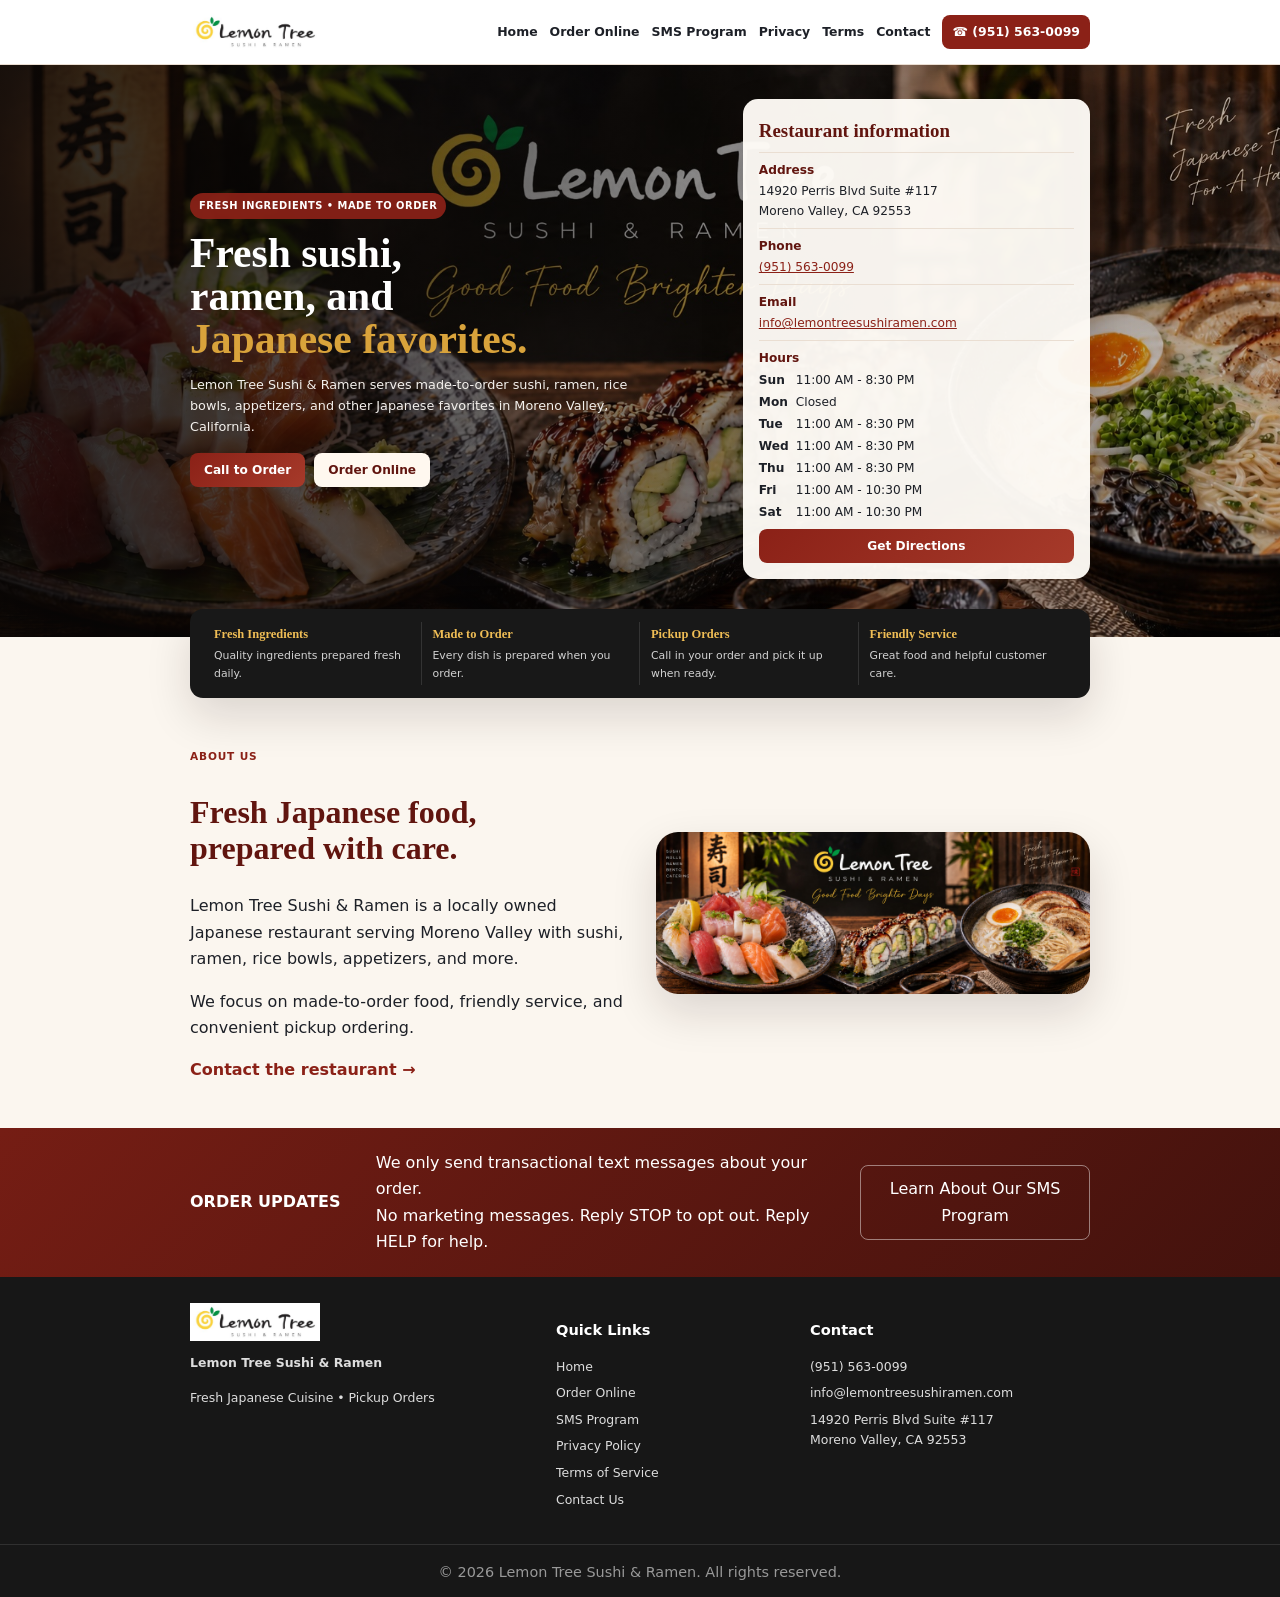
<file: index.html>
<!doctype html><html lang="en"><head><meta charset="utf-8"><meta name="viewport" content="width=device-width,initial-scale=1"><title>Lemon Tree Sushi & Ramen</title><meta name="description" content="Fresh sushi, ramen, and Japanese favorites."><link rel="stylesheet" href="styles.css"></head><body><header class="site-header"><div class="container nav">
<a class="brand" href="index.html" aria-label="Lemon Tree Sushi & Ramen home"><img class="brand-logo" src="logo.png" alt="Lemon Tree Sushi & Ramen"></a>
<button class="menu-toggle" aria-label="Toggle menu" onclick="document.body.classList.toggle('nav-open')">☰</button>
<nav class="nav-links"><a href="index.html">Home</a><a href="https://lemontreesushiramen.kwickmenu.com/" target="_blank" rel="noopener">Order Online</a><a href="sms-consent.html">SMS Program</a><a href="privacy.html">Privacy</a><a href="terms.html">Terms</a><a href="contact.html">Contact</a><a class="call-pill" href="tel:951563-0099">☎ (951) 563-0099</a></nav>
</div></header><main><section class="hero"><div class="hero-shade"></div><div class="container hero-grid"><div class="hero-copy"><span class="eyebrow">Fresh ingredients • Made to order</span><h1>Fresh sushi,<br>ramen, and<br><span>Japanese favorites.</span></h1><p>Lemon Tree Sushi & Ramen serves made-to-order sushi, ramen, rice bowls, appetizers, and other Japanese favorites in Moreno Valley, California.</p><div class="actions"><a class="btn primary" href="tel:951563-0099">Call to Order</a><a class="btn light" href="https://lemontreesushiramen.kwickmenu.com/" target="_blank" rel="noopener">Order Online</a></div></div><aside class="info-card"><h2>Restaurant information</h2><div class="info-row"><b>Address</b><span>14920 Perris Blvd Suite #117<br>Moreno Valley, CA 92553</span></div><div class="info-row"><b>Phone</b><span><a href="tel:951563-0099">(951) 563-0099</a></span></div><div class="info-row"><b>Email</b><span><a href="mailto:info@lemontreesushiramen.com">info@lemontreesushiramen.com</a></span></div><div class="info-row"><b>Hours</b><span class="hours-list"><span><b>Sun</b> 11:00 AM - 8:30 PM</span><span><b>Mon</b> Closed</span><span><b>Tue</b> 11:00 AM - 8:30 PM</span><span><b>Wed</b> 11:00 AM - 8:30 PM</span><span><b>Thu</b> 11:00 AM - 8:30 PM</span><span><b>Fri</b> 11:00 AM - 10:30 PM</span><span><b>Sat</b> 11:00 AM - 10:30 PM</span></span></div><a class="btn primary wide" href="https://www.google.com/maps/search/?api=1&query=14920+Perris+Blvd+Suite+117+Moreno+Valley+CA+92553" target="_blank">Get Directions</a></aside></div></section>
<div class="container feature-bar"><article><strong>Fresh Ingredients</strong><span>Quality ingredients prepared fresh daily.</span></article><article><strong>Made to Order</strong><span>Every dish is prepared when you order.</span></article><article><strong>Pickup Orders</strong><span>Call in your order and pick it up when ready.</span></article><article><strong>Friendly Service</strong><span>Great food and helpful customer care.</span></article></div>
<section class="section"><div class="container about-grid"><div><span class="kicker">About us</span><h2>Fresh Japanese food,<br>prepared with care.</h2><p>Lemon Tree Sushi & Ramen is a locally owned Japanese restaurant serving Moreno Valley with sushi, ramen, rice bowls, appetizers, and more.</p><p>We focus on made-to-order food, friendly service, and convenient pickup ordering.</p><a class="text-link" href="contact.html">Contact the restaurant →</a></div><img class="about-image" src="nigiri-ramen.jpg" alt="Nigiri sushi and ramen"></div></section></main><section class="sms-band"><div class="container sms-band-inner"><strong>ORDER UPDATES</strong><div>We only send transactional text messages about your order.<br>No marketing messages. Reply STOP to opt out. Reply HELP for help.</div><a href="sms-consent.html">Learn About Our SMS Program</a></div></section>
<footer class="site-footer">
  <div class="container footer-grid">
    <div class="footer-about">
      <img class="footer-logo" src="logo.png" alt="Lemon Tree Sushi & Ramen">
      <strong>Lemon Tree Sushi &amp; Ramen</strong>
      <p>Fresh Japanese Cuisine • Pickup Orders</p>
    </div>

    <div class="footer-links">
      <h3>Quick Links</h3>
      <a href="index.html">Home</a>
      <a href="https://lemontreesushiramen.kwickmenu.com/" target="_blank" rel="noopener">Order Online</a>
      <a href="sms-consent.html">SMS Program</a>
      <a href="privacy.html">Privacy Policy</a>
      <a href="terms.html">Terms of Service</a>
      <a href="contact.html">Contact Us</a>
    </div>

    <div class="footer-contact">
      <h3>Contact</h3>
      <p>
        <a href="tel:951563-0099">(951) 563-0099</a>
        <a href="mailto:info@lemontreesushiramen.com">info@lemontreesushiramen.com</a>
        14920 Perris Blvd Suite #117<br>
        Moreno Valley, CA 92553
      </p>
    </div>
  </div>

  <div class="copyright">
    © 2026 Lemon Tree Sushi &amp; Ramen. All rights reserved.
  </div>
</footer></body></html>
</file>
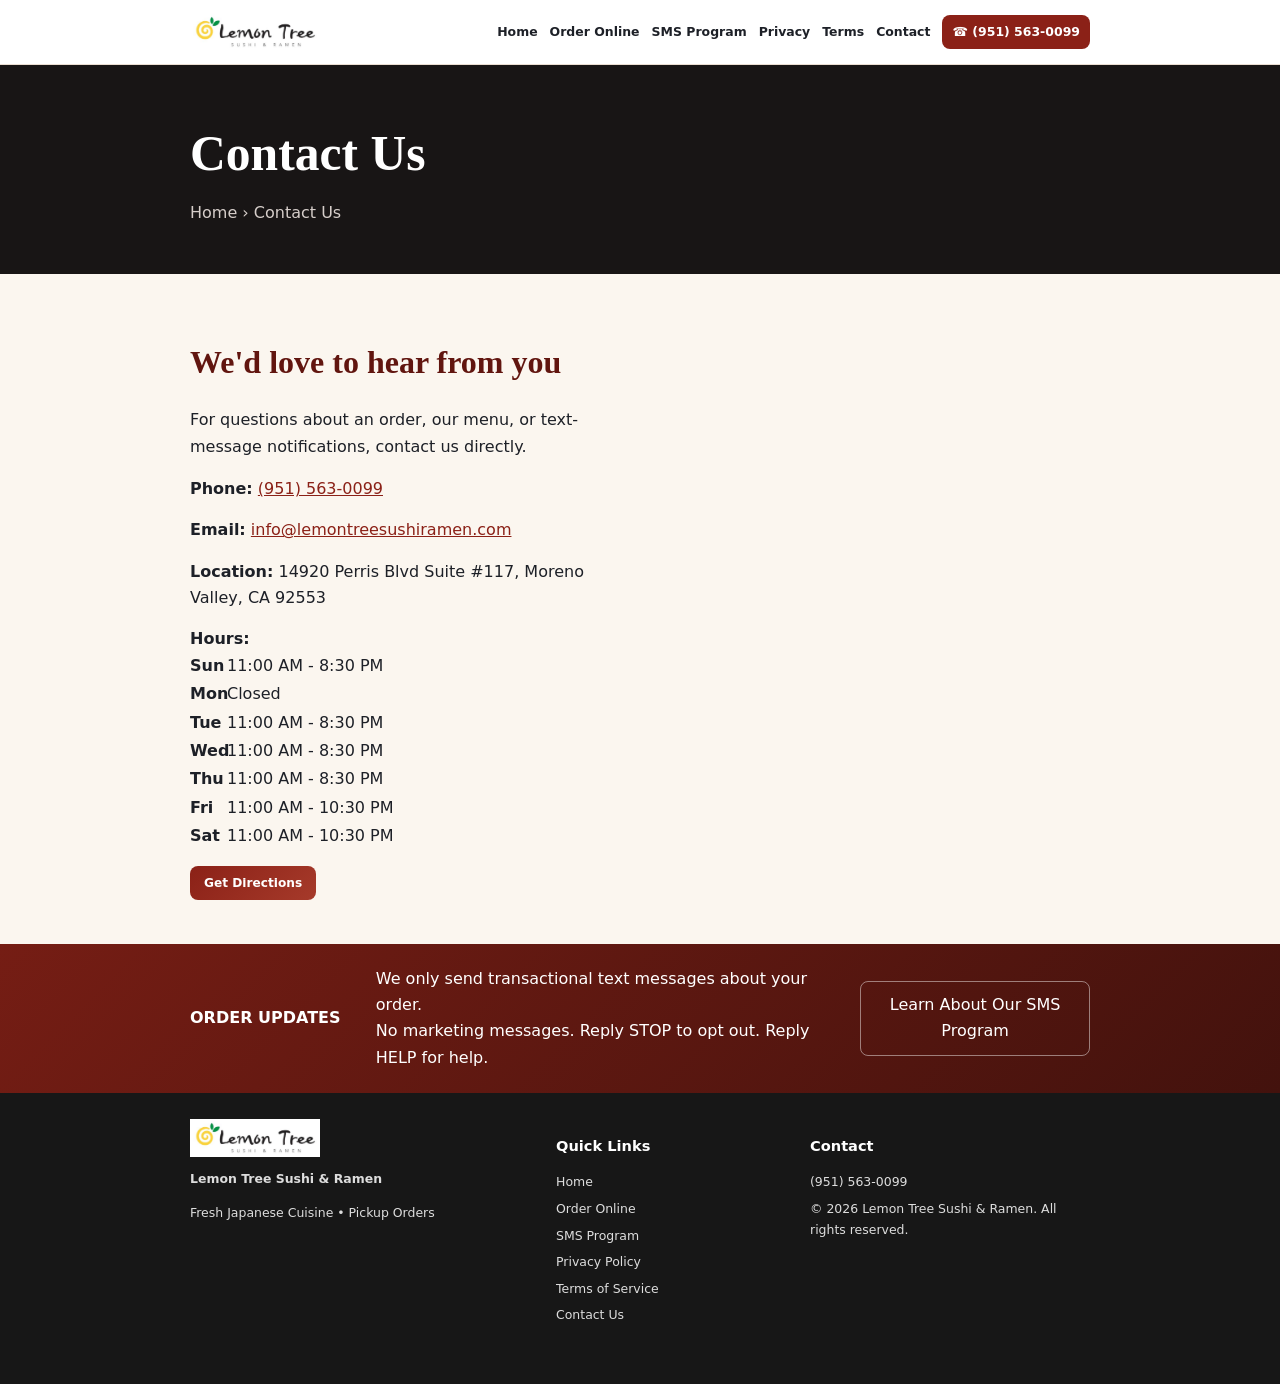
<file: contact.html>
<!doctype html><html lang="en"><head><meta charset="utf-8"><meta name="viewport" content="width=device-width,initial-scale=1"><title>Contact | Lemon Tree Sushi & Ramen</title><meta name="description" content="Contact Lemon Tree Sushi & Ramen."><link rel="stylesheet" href="styles.css"></head><body><header class="site-header"><div class="container nav">
<a class="brand" href="index.html" aria-label="Lemon Tree Sushi & Ramen home"><img class="brand-logo" src="logo.png" alt="Lemon Tree Sushi & Ramen"></a>
<button class="menu-toggle" aria-label="Toggle menu" onclick="document.body.classList.toggle('nav-open')">☰</button>
<nav class="nav-links"><a href="index.html">Home</a><a href="https://lemontreesushiramen.kwickmenu.com/" target="_blank" rel="noopener">Order Online</a><a href="sms-consent.html">SMS Program</a><a href="privacy.html">Privacy</a><a href="terms.html">Terms</a><a href="contact.html">Contact</a><a class="call-pill" href="tel:951563-0099">☎ (951) 563-0099</a></nav>
</div></header><main><section class="page-hero"><div class="container"><h1>Contact Us</h1><p>Home › Contact Us</p></div></section><section class="section"><div class="container contact-grid"><div><h2>We'd love to hear from you</h2><p>For questions about an order, our menu, or text-message notifications, contact us directly.</p><ul class="contact-list"><li><b>Phone:</b> <a href="tel:951563-0099">(951) 563-0099</a></li><li><b>Email:</b> <a href="mailto:info@lemontreesushiramen.com">info@lemontreesushiramen.com</a></li><li><b>Location:</b> 14920 Perris Blvd Suite #117, Moreno Valley, CA 92553</li><li><b>Hours:</b><br><span class="hours-list"><span><b>Sun</b> 11:00 AM - 8:30 PM</span><span><b>Mon</b> Closed</span><span><b>Tue</b> 11:00 AM - 8:30 PM</span><span><b>Wed</b> 11:00 AM - 8:30 PM</span><span><b>Thu</b> 11:00 AM - 8:30 PM</span><span><b>Fri</b> 11:00 AM - 10:30 PM</span><span><b>Sat</b> 11:00 AM - 10:30 PM</span></span></li></ul><a class="btn primary" href="https://www.google.com/maps/search/?api=1&query=14920+Perris+Blvd+Suite+117+Moreno+Valley+CA+92553" target="_blank">Get Directions</a></div></div></section></main><section class="sms-band"><div class="container sms-band-inner"><strong>ORDER UPDATES</strong><div>We only send transactional text messages about your order.<br>No marketing messages. Reply STOP to opt out. Reply HELP for help.</div><a href="sms-consent.html">Learn About Our SMS Program</a></div></section>
<footer class="site-footer">
  <div class="container footer-grid">
    <div class="footer-about">
      <img class="footer-logo" src="logo.png" alt="Lemon Tree Sushi & Ramen">
      <strong>Lemon Tree Sushi &amp; Ramen</strong>
      <p>Fresh Japanese Cuisine • Pickup Orders</p>
    </div>

    <div class="footer-links">
      <h3>Quick Links</h3>
      <a href="index.html">Home</a>
      <a href="https://lemontreesushiramen.kwickmenu.com/" target="_blank" rel="noopener">Order Online</a>
      <a href="sms-consent.html">SMS Program</a>
      <a href="privacy.html">Privacy Policy</a>
      <a href="terms.html">Terms of Service</a>
      <a href="contact.html">Contact Us</a>
    </div>

    <div class="footer-contact">
      <h3>Contact</h3>
      <p>
        <a href="tel:951563-0099">(951) 563-0099</a>
        <a href="mailto:info@lemontreesushiramen.com>info@lemontreesushiramen.com</a>
        14920 Perris Blvd Suite #117<br>
        Moreno Valley, CA 92553
      </p>
    </div>
  </div>

  <div class="copyright">
    © 2026 Lemon Tree Sushi &amp; Ramen. All rights reserved.
  </div>
</footer></body></html>
</file>
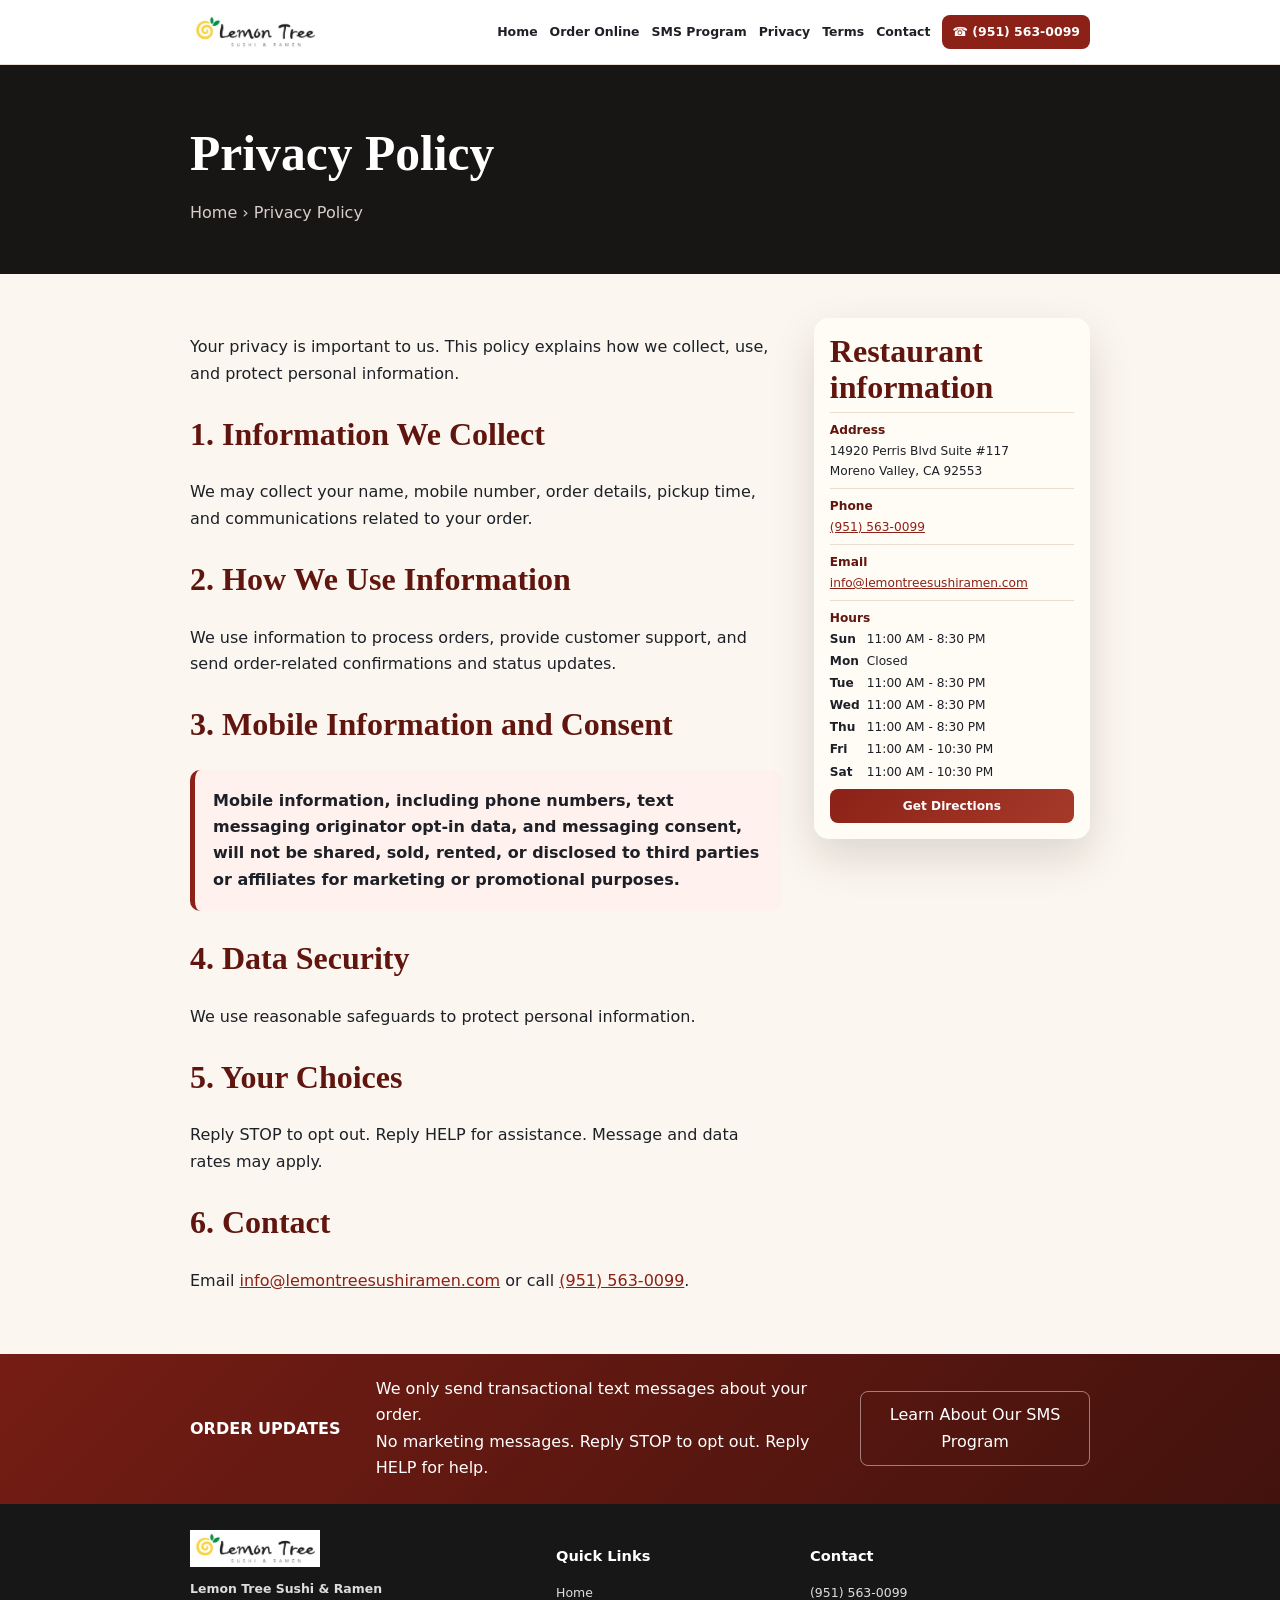
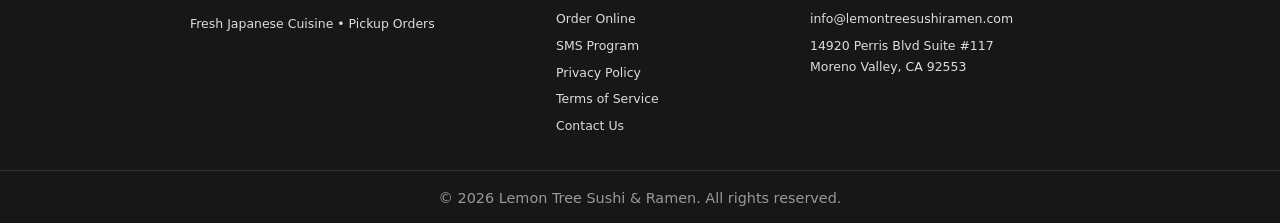
<file: privacy.html>
<!doctype html><html lang="en"><head><meta charset="utf-8"><meta name="viewport" content="width=device-width,initial-scale=1"><title>Privacy Policy | Lemon Tree Sushi & Ramen</title><meta name="description" content="Privacy policy and SMS protections."><link rel="stylesheet" href="styles.css"></head><body><header class="site-header"><div class="container nav">
<a class="brand" href="index.html" aria-label="Lemon Tree Sushi & Ramen home"><img class="brand-logo" src="logo.png" alt="Lemon Tree Sushi & Ramen"></a>
<button class="menu-toggle" aria-label="Toggle menu" onclick="document.body.classList.toggle('nav-open')">☰</button>
<nav class="nav-links"><a href="index.html">Home</a><a href="https://lemontreesushiramen.kwickmenu.com/" target="_blank" rel="noopener">Order Online</a><a href="sms-consent.html">SMS Program</a><a href="privacy.html">Privacy</a><a href="terms.html">Terms</a><a href="contact.html">Contact</a><a class="call-pill" href="tel:951563-0099">☎ (951) 563-0099</a></nav>
</div></header><main><section class="page-hero"><div class="container"><h1>Privacy Policy</h1><p>Home › Privacy Policy</p></div></section><section class="section"><div class="container content-grid"><article class="policy"><p>Your privacy is important to us. This policy explains how we collect, use, and protect personal information.</p><h2>1. Information We Collect</h2><p>We may collect your name, mobile number, order details, pickup time, and communications related to your order.</p><h2>2. How We Use Information</h2><p>We use information to process orders, provide customer support, and send order-related confirmations and status updates.</p><h2>3. Mobile Information and Consent</h2><div class="notice"><strong>Mobile information, including phone numbers, text messaging originator opt-in data, and messaging consent, will not be shared, sold, rented, or disclosed to third parties or affiliates for marketing or promotional purposes.</strong></div><h2>4. Data Security</h2><p>We use reasonable safeguards to protect personal information.</p><h2>5. Your Choices</h2><p>Reply STOP to opt out. Reply HELP for assistance. Message and data rates may apply.</p><h2>6. Contact</h2><p>Email <a href="mailto:info@lemontreesushiramen.com">info@lemontreesushiramen.com</a> or call <a href="tel:951563-0099">(951) 563-0099</a>.</p></article><aside class="info-card"><h2>Restaurant information</h2><div class="info-row"><b>Address</b><span>14920 Perris Blvd Suite #117<br>Moreno Valley, CA 92553</span></div><div class="info-row"><b>Phone</b><span><a href="tel:951563-0099">(951) 563-0099</a></span></div><div class="info-row"><b>Email</b><span><a href="mailto:info@lemontreesushiramen.com">info@lemontreesushiramen.com</a></span></div><div class="info-row"><b>Hours</b><span class="hours-list"><span><b>Sun</b> 11:00 AM - 8:30 PM</span><span><b>Mon</b> Closed</span><span><b>Tue</b> 11:00 AM - 8:30 PM</span><span><b>Wed</b> 11:00 AM - 8:30 PM</span><span><b>Thu</b> 11:00 AM - 8:30 PM</span><span><b>Fri</b> 11:00 AM - 10:30 PM</span><span><b>Sat</b> 11:00 AM - 10:30 PM</span></span></div><a class="btn primary wide" href="https://www.google.com/maps/search/?api=1&query=14920+Perris+Blvd+Suite+117+Moreno+Valley+CA+92553" target="_blank">Get Directions</a></aside></div></section></main><section class="sms-band"><div class="container sms-band-inner"><strong>ORDER UPDATES</strong><div>We only send transactional text messages about your order.<br>No marketing messages. Reply STOP to opt out. Reply HELP for help.</div><a href="sms-consent.html">Learn About Our SMS Program</a></div></section>
<footer class="site-footer">
  <div class="container footer-grid">
    <div class="footer-about">
      <img class="footer-logo" src="logo.png" alt="Lemon Tree Sushi & Ramen">
      <strong>Lemon Tree Sushi &amp; Ramen</strong>
      <p>Fresh Japanese Cuisine • Pickup Orders</p>
    </div>

    <div class="footer-links">
      <h3>Quick Links</h3>
      <a href="index.html">Home</a>
      <a href="https://lemontreesushiramen.kwickmenu.com/" target="_blank" rel="noopener">Order Online</a>
      <a href="sms-consent.html">SMS Program</a>
      <a href="privacy.html">Privacy Policy</a>
      <a href="terms.html">Terms of Service</a>
      <a href="contact.html">Contact Us</a>
    </div>

    <div class="footer-contact">
      <h3>Contact</h3>
      <p>
        <a href="tel:951563-0099">(951) 563-0099</a>
        <a href="mailto:info@lemontreesushiramen.com">info@lemontreesushiramen.com</a>
        14920 Perris Blvd Suite #117<br>
        Moreno Valley, CA 92553
      </p>
    </div>
  </div>

  <div class="copyright">
    © 2026 Lemon Tree Sushi &amp; Ramen. All rights reserved.
  </div>
</footer></body></html>
</file>
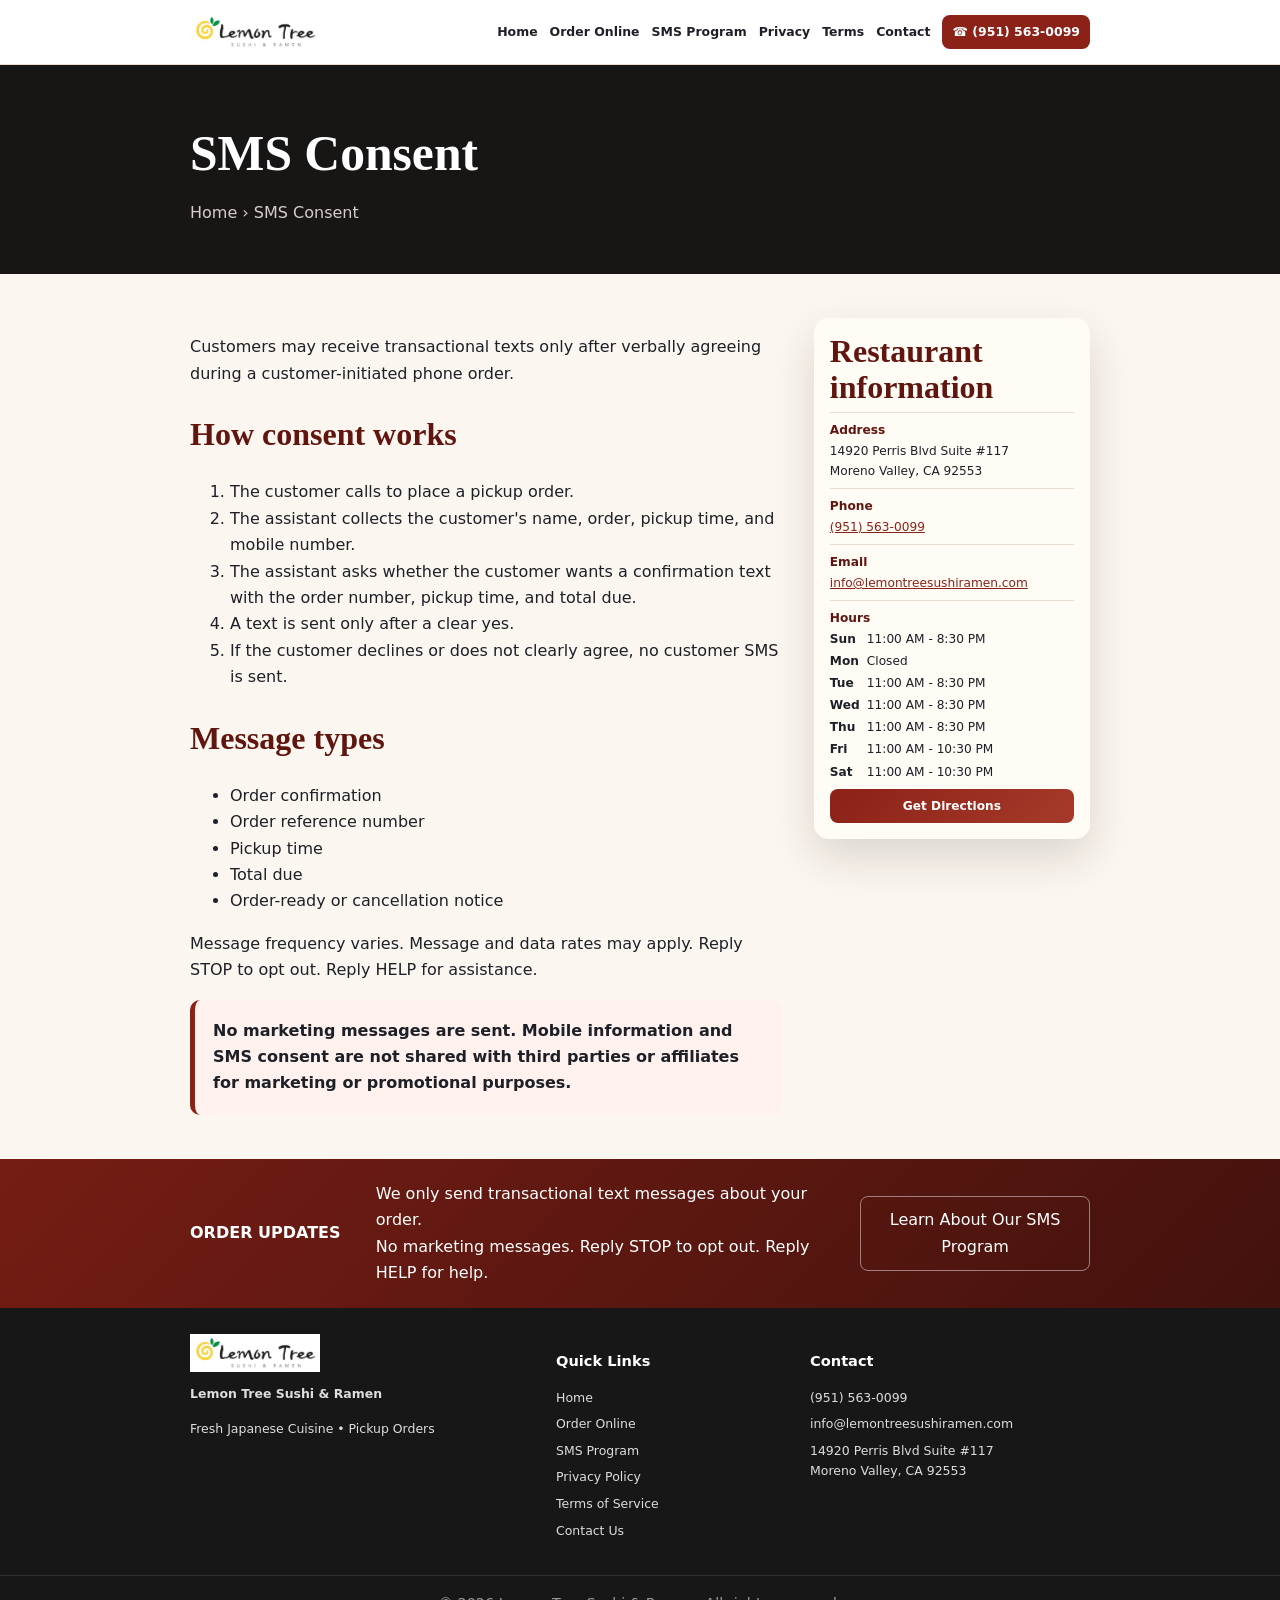
<file: sms-consent.html>
<!doctype html><html lang="en"><head><meta charset="utf-8"><meta name="viewport" content="width=device-width,initial-scale=1"><title>SMS Consent | Lemon Tree Sushi & Ramen</title><meta name="description" content="Verbal SMS consent flow."><link rel="stylesheet" href="styles.css"></head><body><header class="site-header"><div class="container nav">
<a class="brand" href="index.html" aria-label="Lemon Tree Sushi & Ramen home"><img class="brand-logo" src="logo.png" alt="Lemon Tree Sushi & Ramen"></a>
<button class="menu-toggle" aria-label="Toggle menu" onclick="document.body.classList.toggle('nav-open')">☰</button>
<nav class="nav-links"><a href="index.html">Home</a><a href="https://lemontreesushiramen.kwickmenu.com/" target="_blank" rel="noopener">Order Online</a><a href="sms-consent.html">SMS Program</a><a href="privacy.html">Privacy</a><a href="terms.html">Terms</a><a href="contact.html">Contact</a><a class="call-pill" href="tel:951563-0099">☎ (951) 563-0099</a></nav>
</div></header><main><section class="page-hero"><div class="container"><h1>SMS Consent</h1><p>Home › SMS Consent</p></div></section><section class="section"><div class="container content-grid"><article class="policy"><p>Customers may receive transactional texts only after verbally agreeing during a customer-initiated phone order.</p><h2>How consent works</h2><ol><li>The customer calls to place a pickup order.</li><li>The assistant collects the customer's name, order, pickup time, and mobile number.</li><li>The assistant asks whether the customer wants a confirmation text with the order number, pickup time, and total due.</li><li>A text is sent only after a clear yes.</li><li>If the customer declines or does not clearly agree, no customer SMS is sent.</li></ol><h2>Message types</h2><ul><li>Order confirmation</li><li>Order reference number</li><li>Pickup time</li><li>Total due</li><li>Order-ready or cancellation notice</li></ul><p>Message frequency varies. Message and data rates may apply. Reply STOP to opt out. Reply HELP for assistance.</p><div class="notice"><strong>No marketing messages are sent. Mobile information and SMS consent are not shared with third parties or affiliates for marketing or promotional purposes.</strong></div></article><aside class="info-card"><h2>Restaurant information</h2><div class="info-row"><b>Address</b><span>14920 Perris Blvd Suite #117<br>Moreno Valley, CA 92553</span></div><div class="info-row"><b>Phone</b><span><a href="tel:951563-0099">(951) 563-0099</a></span></div><div class="info-row"><b>Email</b><span><a href="mailto:info@lemontreesushiramen.com">info@lemontreesushiramen.com</a></span></div><div class="info-row"><b>Hours</b><span class="hours-list"><span><b>Sun</b> 11:00 AM - 8:30 PM</span><span><b>Mon</b> Closed</span><span><b>Tue</b> 11:00 AM - 8:30 PM</span><span><b>Wed</b> 11:00 AM - 8:30 PM</span><span><b>Thu</b> 11:00 AM - 8:30 PM</span><span><b>Fri</b> 11:00 AM - 10:30 PM</span><span><b>Sat</b> 11:00 AM - 10:30 PM</span></span></div><a class="btn primary wide" href="https://www.google.com/maps/search/?api=1&query=14920+Perris+Blvd+Suite+117+Moreno+Valley+CA+92553" target="_blank">Get Directions</a></aside></div></section></main><section class="sms-band"><div class="container sms-band-inner"><strong>ORDER UPDATES</strong><div>We only send transactional text messages about your order.<br>No marketing messages. Reply STOP to opt out. Reply HELP for help.</div><a href="sms-consent.html">Learn About Our SMS Program</a></div></section>
<footer class="site-footer">
  <div class="container footer-grid">
    <div class="footer-about">
      <img class="footer-logo" src="logo.png" alt="Lemon Tree Sushi & Ramen">
      <strong>Lemon Tree Sushi &amp; Ramen</strong>
      <p>Fresh Japanese Cuisine • Pickup Orders</p>
    </div>

    <div class="footer-links">
      <h3>Quick Links</h3>
      <a href="index.html">Home</a>
      <a href="https://lemontreesushiramen.kwickmenu.com/" target="_blank" rel="noopener">Order Online</a>
      <a href="sms-consent.html">SMS Program</a>
      <a href="privacy.html">Privacy Policy</a>
      <a href="terms.html">Terms of Service</a>
      <a href="contact.html">Contact Us</a>
    </div>

    <div class="footer-contact">
      <h3>Contact</h3>
      <p>
        <a href="tel:951563-0099">(951) 563-0099</a>
        <a href="mailto:info@lemontreesushiramen.com">info@lemontreesushiramen.com</a>
        14920 Perris Blvd Suite #117<br>
        Moreno Valley, CA 92553
      </p>
    </div>
  </div>

  <div class="copyright">
    © 2026 Lemon Tree Sushi &amp; Ramen. All rights reserved.
  </div>
</footer></body></html>
</file>
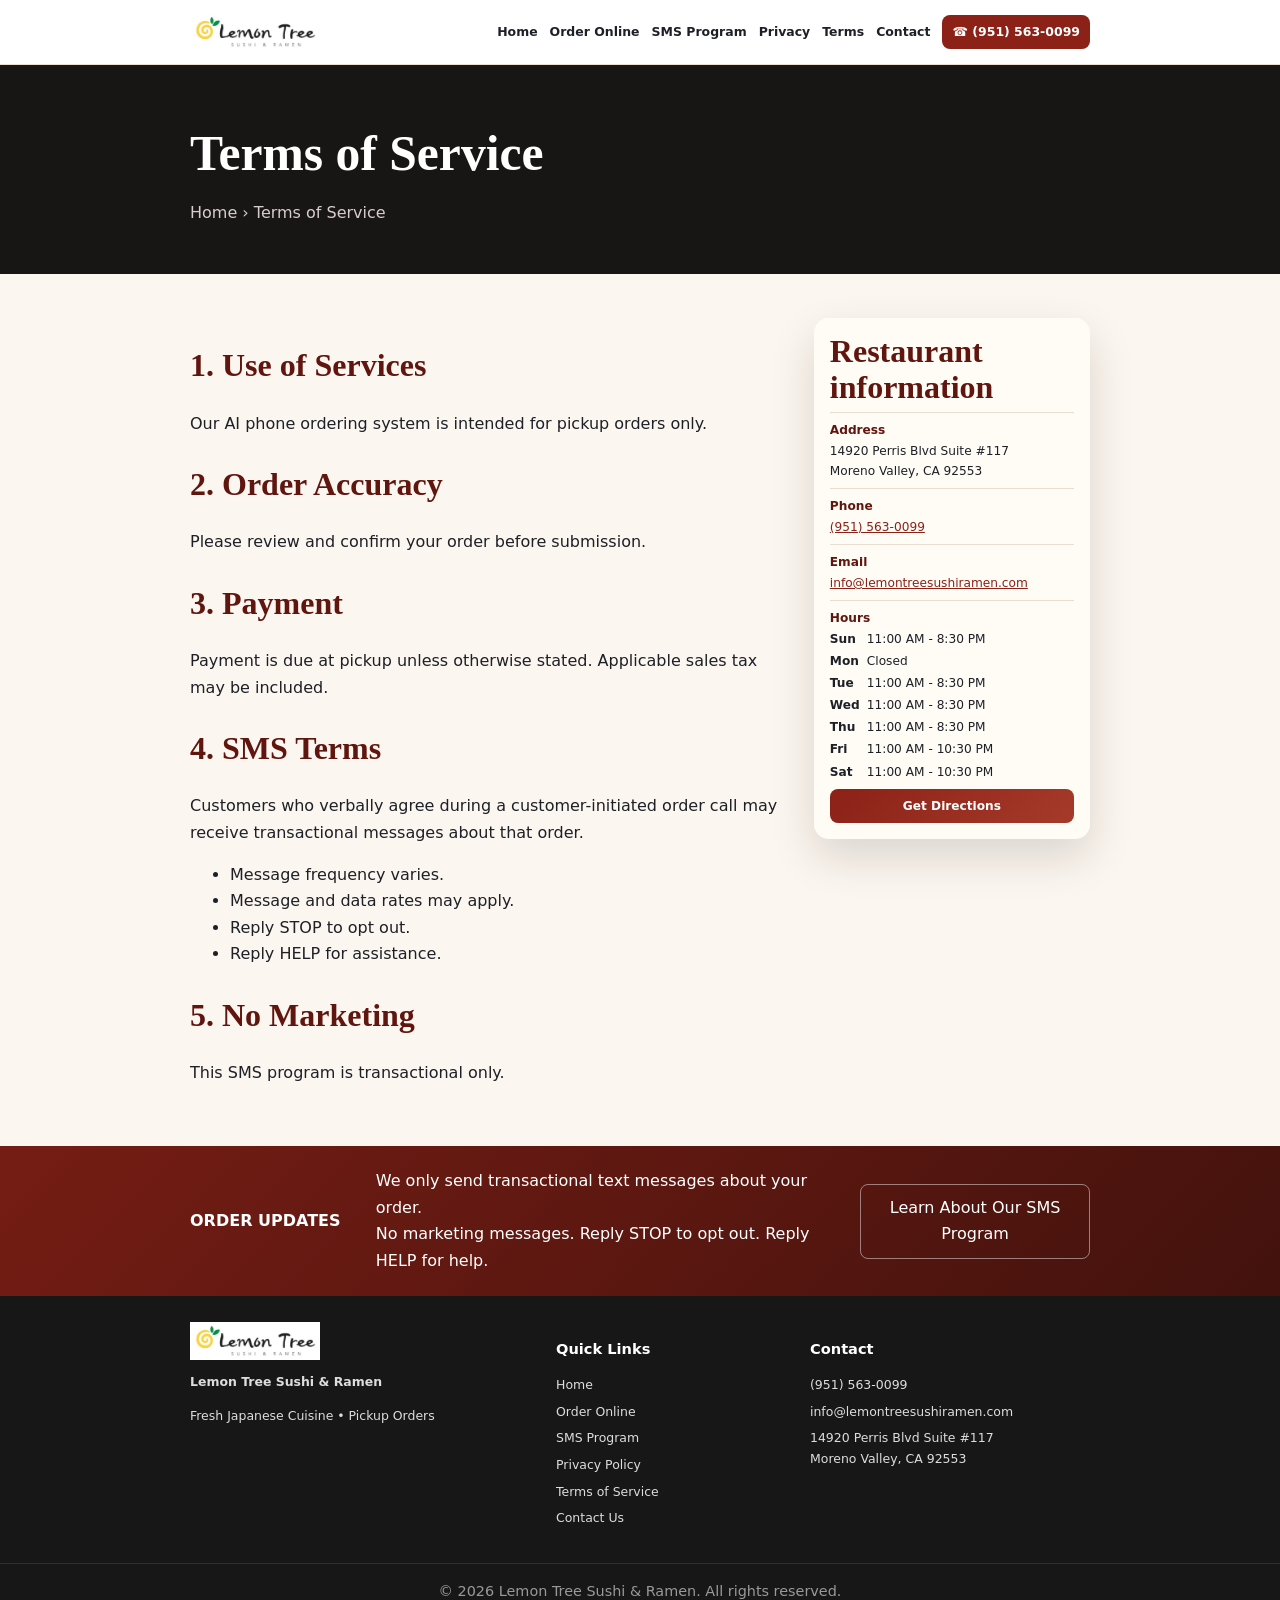
<file: terms.html>
<!doctype html><html lang="en"><head><meta charset="utf-8"><meta name="viewport" content="width=device-width,initial-scale=1"><title>Terms of Service | Lemon Tree Sushi & Ramen</title><meta name="description" content="Terms for pickup ordering and SMS."><link rel="stylesheet" href="styles.css"></head><body><header class="site-header"><div class="container nav">
<a class="brand" href="index.html" aria-label="Lemon Tree Sushi & Ramen home"><img class="brand-logo" src="logo.png" alt="Lemon Tree Sushi & Ramen"></a>
<button class="menu-toggle" aria-label="Toggle menu" onclick="document.body.classList.toggle('nav-open')">☰</button>
<nav class="nav-links"><a href="index.html">Home</a><a href="https://lemontreesushiramen.kwickmenu.com/" target="_blank" rel="noopener">Order Online</a><a href="sms-consent.html">SMS Program</a><a href="privacy.html">Privacy</a><a href="terms.html">Terms</a><a href="contact.html">Contact</a><a class="call-pill" href="tel:951563-0099">☎ (951) 563-0099</a></nav>
</div></header><main><section class="page-hero"><div class="container"><h1>Terms of Service</h1><p>Home › Terms of Service</p></div></section><section class="section"><div class="container content-grid"><article class="policy"><h2>1. Use of Services</h2><p>Our AI phone ordering system is intended for pickup orders only.</p><h2>2. Order Accuracy</h2><p>Please review and confirm your order before submission.</p><h2>3. Payment</h2><p>Payment is due at pickup unless otherwise stated. Applicable sales tax may be included.</p><h2>4. SMS Terms</h2><p>Customers who verbally agree during a customer-initiated order call may receive transactional messages about that order.</p><ul><li>Message frequency varies.</li><li>Message and data rates may apply.</li><li>Reply STOP to opt out.</li><li>Reply HELP for assistance.</li></ul><h2>5. No Marketing</h2><p>This SMS program is transactional only.</p></article><aside class="info-card"><h2>Restaurant information</h2><div class="info-row"><b>Address</b><span>14920 Perris Blvd Suite #117<br>Moreno Valley, CA 92553</span></div><div class="info-row"><b>Phone</b><span><a href="tel:951563-0099">(951) 563-0099</a></span></div><div class="info-row"><b>Email</b><span><a href="mailto:info@lemontreesushiramen.com">info@lemontreesushiramen.com</a></span></div><div class="info-row"><b>Hours</b><span class="hours-list"><span><b>Sun</b> 11:00 AM - 8:30 PM</span><span><b>Mon</b> Closed</span><span><b>Tue</b> 11:00 AM - 8:30 PM</span><span><b>Wed</b> 11:00 AM - 8:30 PM</span><span><b>Thu</b> 11:00 AM - 8:30 PM</span><span><b>Fri</b> 11:00 AM - 10:30 PM</span><span><b>Sat</b> 11:00 AM - 10:30 PM</span></span></div><a class="btn primary wide" href="https://www.google.com/maps/search/?api=1&query=14920+Perris+Blvd+Suite+117+Moreno+Valley+CA+92553" target="_blank">Get Directions</a></aside></div></section></main><section class="sms-band"><div class="container sms-band-inner"><strong>ORDER UPDATES</strong><div>We only send transactional text messages about your order.<br>No marketing messages. Reply STOP to opt out. Reply HELP for help.</div><a href="sms-consent.html">Learn About Our SMS Program</a></div></section>
<footer class="site-footer">
  <div class="container footer-grid">
    <div class="footer-about">
      <img class="footer-logo" src="logo.png" alt="Lemon Tree Sushi & Ramen">
      <strong>Lemon Tree Sushi &amp; Ramen</strong>
      <p>Fresh Japanese Cuisine • Pickup Orders</p>
    </div>

    <div class="footer-links">
      <h3>Quick Links</h3>
      <a href="index.html">Home</a>
      <a href="https://lemontreesushiramen.kwickmenu.com/" target="_blank" rel="noopener">Order Online</a>
      <a href="sms-consent.html">SMS Program</a>
      <a href="privacy.html">Privacy Policy</a>
      <a href="terms.html">Terms of Service</a>
      <a href="contact.html">Contact Us</a>
    </div>

    <div class="footer-contact">
      <h3>Contact</h3>
      <p>
        <a href="tel:951563-0099">(951) 563-0099</a>
        <a href="mailto:info@lemontreesushiramen.com">info@lemontreesushiramen.com</a>
        14920 Perris Blvd Suite #117<br>
        Moreno Valley, CA 92553
      </p>
    </div>
  </div>

  <div class="copyright">
    © 2026 Lemon Tree Sushi &amp; Ramen. All rights reserved.
  </div>
</footer></body></html>
</file>
<file: styles.css>
:root{--cream:#fbf6ef;--ink:#1d2027;--muted:#666d77;--wine:#8b2117;--wine2:#61150f;--gold:#d9a33b;--line:#eaded2;--shadow:0 18px 45px rgba(26,17,13,.14)}
*{box-sizing:border-box}html{scroll-behavior:smooth}body{margin:0;background:var(--cream);color:var(--ink);font-family:Inter,system-ui,-apple-system,"Segoe UI",sans-serif;line-height:1.65}a{color:var(--wine)}.container{width:min(900px,calc(100% - 48px));margin:auto}
.site-header{position:sticky;top:0;z-index:30;background:rgba(255,255,255,.97);border-bottom:1px solid var(--line);backdrop-filter:blur(10px)}.nav{min-height:64px;display:flex;align-items:center;justify-content:space-between;gap:14px}.brand{display:flex;align-items:center;text-decoration:none;color:var(--ink);flex-shrink:0}.brand-logo{display:block;width:130px;max-width:22vw;height:auto}.brand-mark,.footer-brand{width:46px;height:46px;border-radius:50%;display:grid;place-items:center;background:linear-gradient(135deg,var(--wine),var(--wine2));color:white;font-family:Georgia,serif;font-weight:800}.brand-text{display:grid}.brand-text strong{font-family:Georgia,serif;font-size:1.3rem}.brand-text small{color:var(--muted)}.nav-links{display:flex;align-items:center;gap:12px;white-space:nowrap;flex-wrap:nowrap}.nav-links>a{text-decoration:none;color:var(--ink);font-weight:750;white-space:nowrap;font-size:.78rem}.call-pill{background:var(--wine);color:white!important;padding:7px 10px;border-radius:8px;white-space:nowrap}.menu-toggle{display:none;background:none;border:0;font-size:1.25rem}
.hero{position:relative;min-height:400px;background:url('sushi-ramen.jpg') center/cover no-repeat;color:#fff}.hero-shade{position:absolute;inset:0;background:linear-gradient(90deg,rgba(8,6,5,.88),rgba(8,6,5,.45) 58%,rgba(8,6,5,.22))}.hero-grid{position:relative;z-index:1;display:grid;grid-template-columns:1.08fr .72fr;gap:32px;align-items:center;padding:34px 0 58px}.hero-copy{max-width:470px}.eyebrow{display:inline-block;background:rgba(139,33,23,.92);padding:5px 9px;border-radius:999px;font-weight:800;text-transform:uppercase;font-size:.62rem;letter-spacing:.05em}.hero h1{font-family:Georgia,serif;font-size:clamp(2.25rem,3.25vw,3.35rem);line-height:1.03;margin:13px 0}.hero h1 span{color:var(--gold)}.hero-copy p{font-size:.80rem;max-width:455px;color:#f4f1ed}.actions{display:flex;gap:9px;flex-wrap:wrap;margin-top:16px}.btn{display:inline-flex;justify-content:center;align-items:center;min-height:34px;padding:0 14px;border:0;border-radius:8px;text-decoration:none;font-weight:800;cursor:pointer;font-size:.76rem}.btn.primary{background:linear-gradient(135deg,var(--wine),#a63a2a);color:#fff}.btn.light{background:#fff8ef;color:var(--wine2)}.btn.wide{width:100%}.info-card{background:rgba(255,252,247,.96);color:var(--ink);border-radius:15px;padding:16px;box-shadow:var(--shadow);font-size:.76rem}.info-card h2{font-family:Georgia,serif;color:var(--wine2);margin:0 0 6px;font-size:1.18rem}.info-row{border-top:1px solid var(--line);padding:7px 0;display:grid;gap:1px}.info-row b{color:var(--wine2)}.hours-list{display:grid;gap:2px;width:100%}.hours-list>span{display:grid;grid-template-columns:34px 1fr;column-gap:3px;align-items:start;white-space:nowrap}.hours-list>span>b{display:block;color:var(--ink)}
.feature-bar{position:relative;margin-top:-28px;z-index:5;background:#181818;color:white;border-radius:13px;padding:13px;display:grid;grid-template-columns:repeat(4,1fr);box-shadow:var(--shadow)}.feature-bar article{padding:2px 11px;border-right:1px solid #333}.feature-bar article:last-child{border:0}.feature-bar strong{display:block;color:#efbd55;font-family:Georgia,serif;font-size:.78rem}.feature-bar span{display:block;color:#d2d2d2;font-size:.68rem;margin-top:3px}
.section{padding:44px 0}.about-grid,.content-grid,.contact-grid{display:grid;grid-template-columns:1fr 1fr;gap:32px;align-items:center}.about-image{width:100%;border-radius:22px;box-shadow:var(--shadow)}.kicker{color:var(--wine);text-transform:uppercase;font-weight:800;letter-spacing:.08em;font-size:.66rem}.section h2,.policy h2{font-family:Georgia,serif;color:var(--wine2)}.section h2{font-size:clamp(1.6rem,2.5vw,2.25rem);line-height:1.12}.text-link{font-weight:800;text-decoration:none}
.page-hero{padding:48px 0;background:#181515;color:#fff}.page-hero h1{font-family:Georgia,serif;font-size:3.1rem;margin:0}.page-hero p{margin:5px 0 0;color:#d6ceca}.content-grid{align-items:start;grid-template-columns:1.5fr .7fr}.policy h2{margin-top:30px}.notice{border-left:5px solid var(--wine);background:#fff1ee;padding:18px;border-radius:10px}.contact-grid{align-items:start}.contact-list{list-style:none;padding:0}.contact-list li{margin:15px 0}.contact-card{background:white;border-radius:18px;padding:28px;box-shadow:var(--shadow)}.contact-card label{display:grid;gap:6px;margin-bottom:16px;font-weight:700}.contact-card input,.contact-card textarea{width:100%;padding:12px;border:1px solid var(--line);border-radius:8px;font:inherit}
.sms-band{background:linear-gradient(135deg,#751d14,#43120d);color:white;padding:22px 0}.sms-band-inner{display:grid;grid-template-columns:.7fr 2fr 1fr;gap:25px;align-items:center}.sms-band a{border:1px solid rgba(255,255,255,.45);padding:10px 16px;border-radius:8px;text-decoration:none;color:white;text-align:center}.site-footer{background:#171717;color:#ddd;padding:26px 0 12px;font-size:.78rem}.footer-grid{display:grid;grid-template-columns:1.2fr .8fr 1fr;gap:30px}.site-footer h3{color:white}.site-footer a{color:#ddd;text-decoration:none;display:block;margin:5px 0}.copyright{text-align:center;border-top:1px solid #303030;margin-top:28px;padding-top:16px;color:#999;font-size:.9rem}
@media(max-width:900px){.hero-grid,.about-grid,.content-grid,.contact-grid{grid-template-columns:1fr}.feature-bar{grid-template-columns:1fr 1fr}.feature-bar article:nth-child(2){border-right:0}.sms-band-inner,.footer-grid{grid-template-columns:1fr}.hero{min-height:auto}.hero-grid{padding:34px 0 54px}.nav-links{display:none}.menu-toggle{display:block}.nav-open .nav-links{display:flex;position:absolute;left:0;right:0;top:64px;background:white;padding:20px;flex-direction:column;box-shadow:var(--shadow)}}@media(max-width:600px){.feature-bar{grid-template-columns:1fr}.feature-bar article{border-right:0;border-bottom:1px solid #333}.hero h1{font-size:2.35rem}.brand-logo{width:150px;max-width:62vw}.brand-text small{display:none}}


.footer-about > a {
  display: none !important;
}

.footer-links a,
.footer-contact a {
  display: block;
  margin: 6px 0;
}

.footer-about p {
  margin-top: 14px;
}

.footer-contact p {
  margin: 0;
}

.footer-logo{
  display:block;
  width:130px;
  max-width:100%;
  height:auto;
  margin-bottom:12px;
}
@media(max-width:600px){
  .footer-logo{width:145px}
}
</file>
